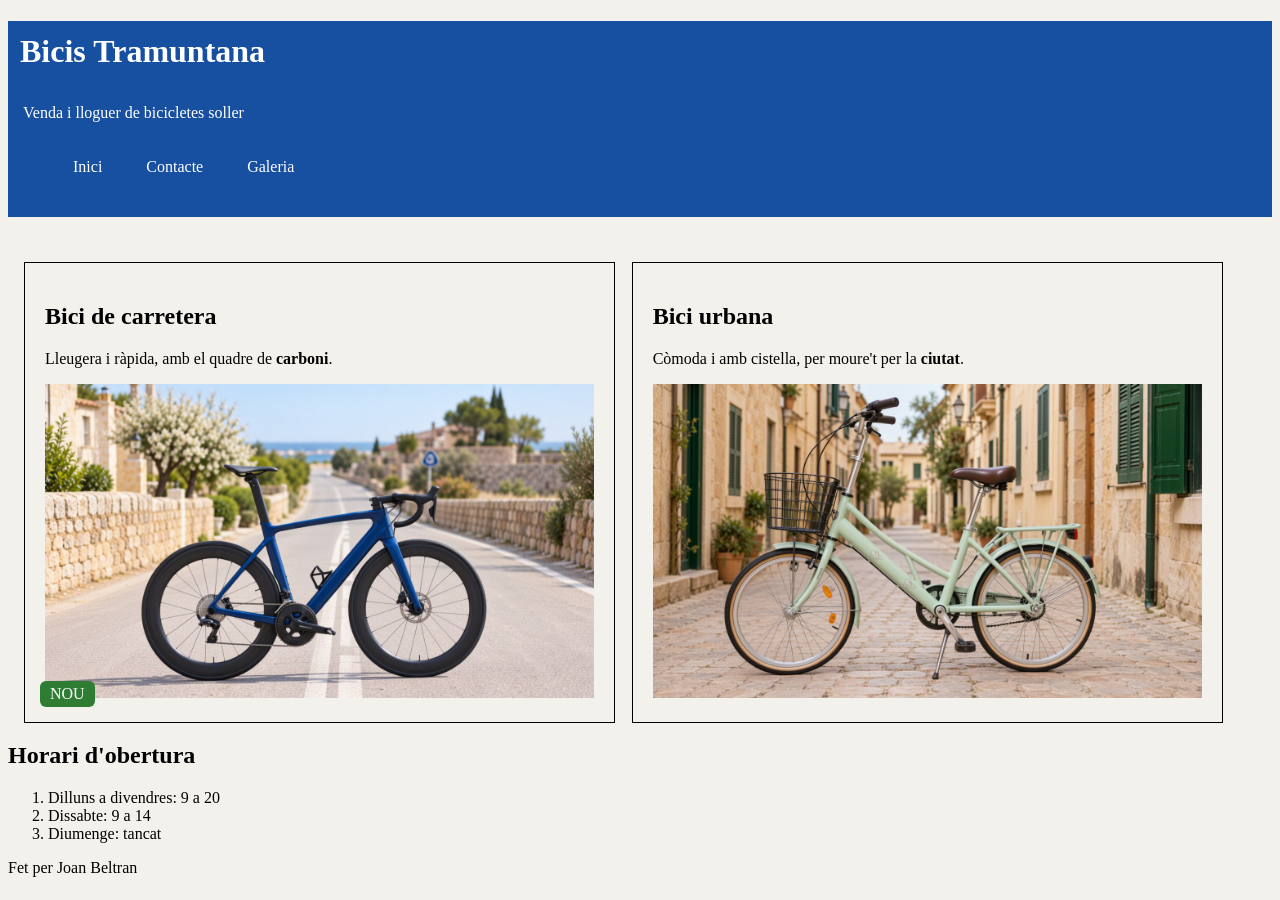
<file: index.html>
<!DOCTYPE html>
<html lang="ca">

<head>
    <meta charset="UTF-8">
    <meta name="viewport" content="width=device-width, initial-scale=1.0">
    <title>Bicis tramuntana</title>
    <link rel="stylesheet" href="css/estils.css">
</head>

<body>
    <header>
        <h1>Bicis Tramuntana</h1>
        <div class="Slogan">Venda i lloguer de bicicletes soller</div>
        <nav>
            <ul>
                <li><a href="index.html">Inici</a></li>
                <li><a href="contacte.html">Contacte</a></li>
                <li><a href="galeria.html">Galeria</a></li>
            </ul>
        </nav>
    </header>
    <main>
        <article>
            <h2>Bici de carretera</h2>
            <p>Lleugera i ràpida, amb el quadre de <strong>carboni</strong>.</p>
            <img src="img/carretera.jpg" alt="Bicicleta de carretera blava en una carretera de pagès">
            <span class="nou">Nou</span>
        </article>
        <article>
            <h2>Bici urbana</h2>
            <p>Còmoda i amb cistella, per moure't per la <strong>ciutat</strong>.</p>
            <img src="img/urbana.jpg" alt="Bicicleta urbana verda en un carrer empedrat">
        </article>
    </main>
    <footer>
        <h2>Horari d'obertura</h2>
        <ol>
            <li>Dilluns a divendres: 9 a 20</li>
            <li>Dissabte: 9 a 14</li>
            <li>Diumenge: tancat</li>
        </ol>
        <p>Fet per Joan Beltran</p>
    </footer>
</body>

</html>
</file>
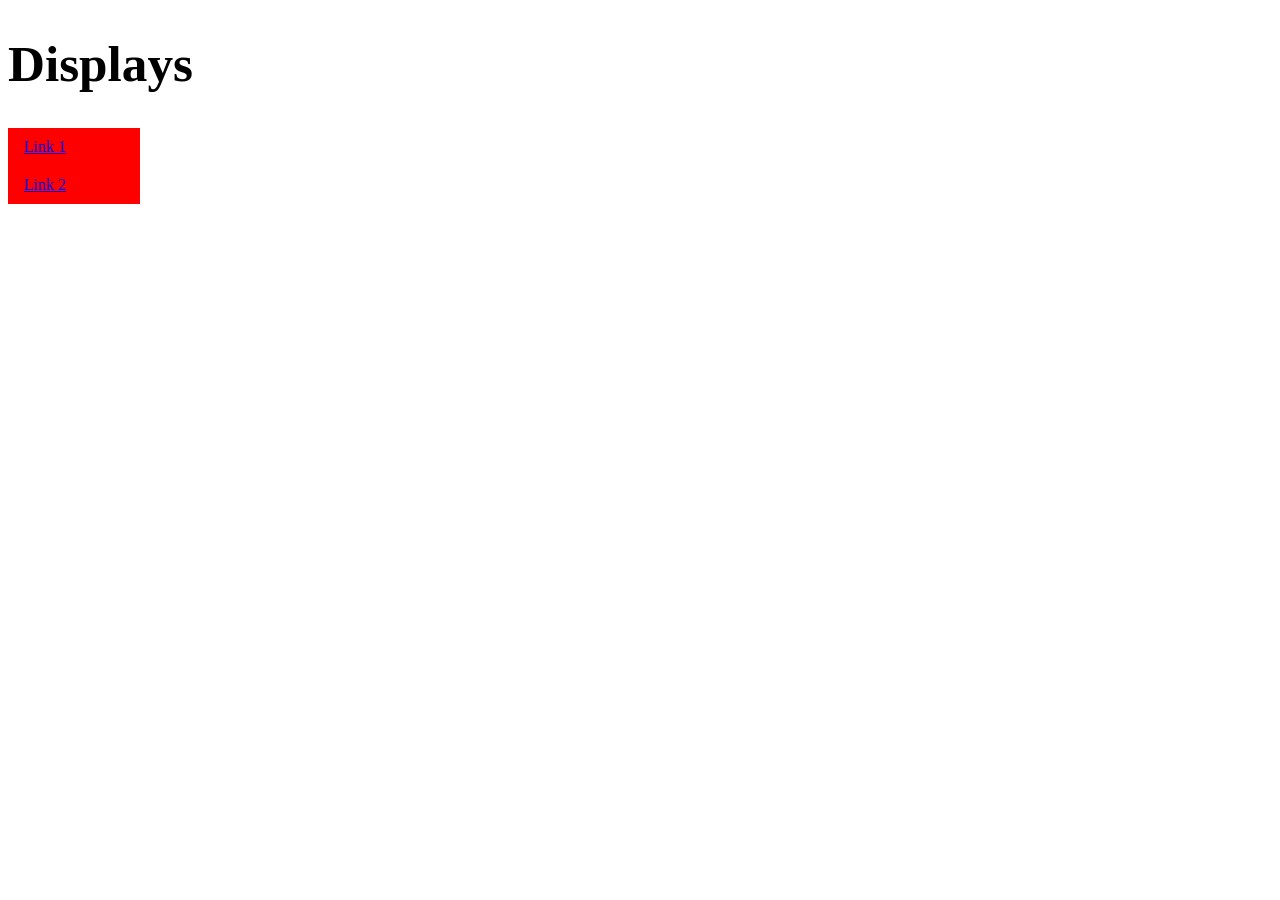
<file: test/index.html>
<!DOCTYPE html>
<html lang="en">

<head>
    <meta charset="UTF-8">
    <meta name="viewport" content="width=device-width, initial-scale=1.0">
    <title>Document</title>
    <link rel="stylesheet" href="stilo.css">
</head>

<body>
    <h1>Displays</h1>
    <nav>
        <ul>
            <li><a href="#">Link 1</a></li>
            <li><a href="#">Link 2</a></li>
        </ul>
    </nav>
</body>

</html>
</file>
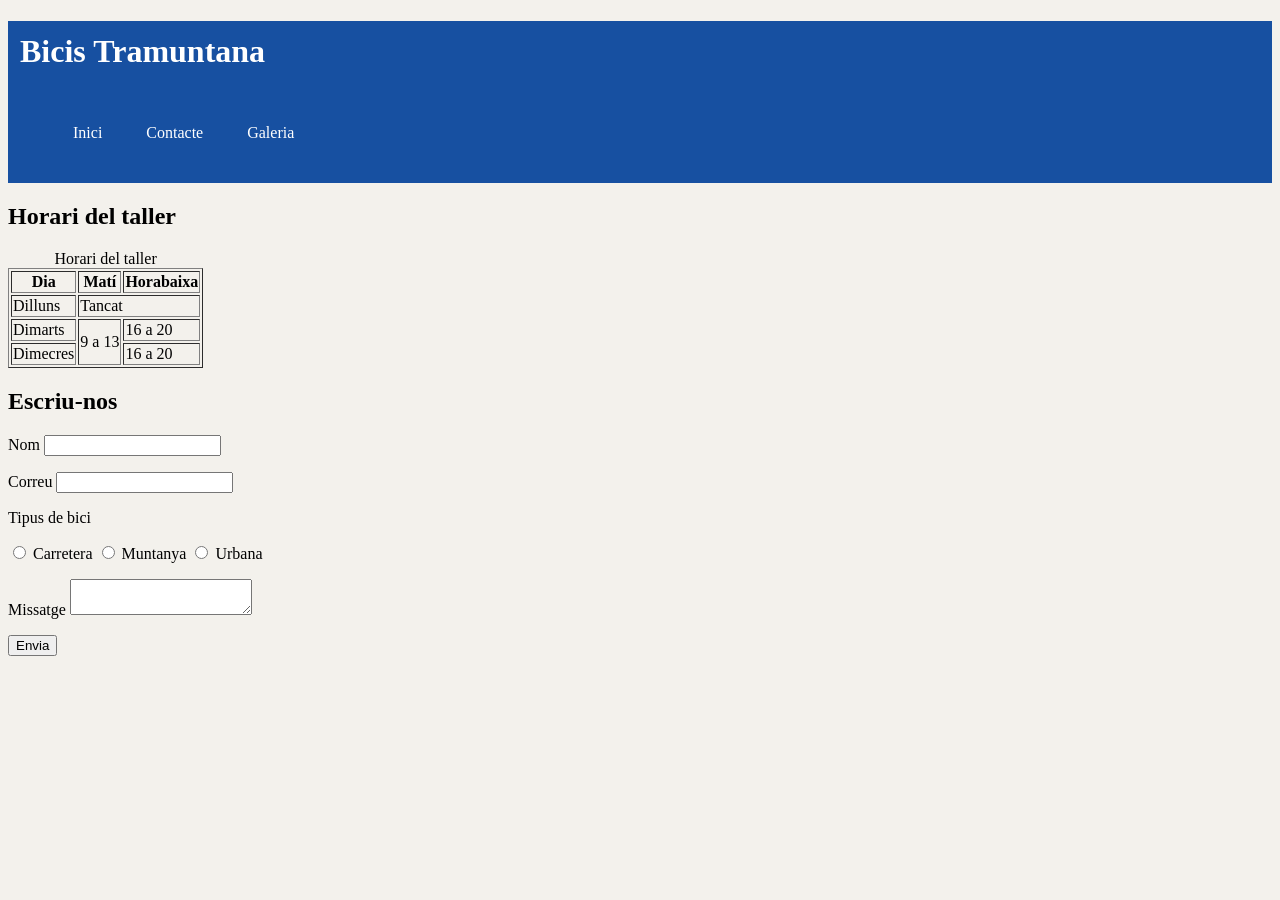
<file: contacte.html>
<!DOCTYPE html>
<html lang="ca">

<head>
    <meta charset="UTF-8">
    <meta name="viewport" content="width=device-width, initial-scale=1.0">
    <title>Bicis tramuntana</title>
    <link rel="stylesheet" href="css/estils.css">
</head>

<body>
    <header>
        <h1>Bicis Tramuntana</h1>
        <nav>
            <ul>
                <li><a href="index.html">Inici</a></li>
                <li><a href="contacte.html">Contacte</a></li>
                <li><a href="galeria.html">Galeria</a></li>
            </ul>
        </nav>
    </header>
    <h2>Horari del taller</h2>
    <table border="1px">
        <caption>Horari del taller</caption>
        <tr>
            <th>Dia</th>
            <th>Matí</th>
            <th>Horabaixa</th>
        </tr>
        <tr>
            <td>Dilluns</td>
            <td colspan="2">Tancat</td>
        </tr>
        <tr>
            <td>Dimarts</td>
            <td rowspan="2">9 a 13</td>
            <td>16 a 20</td>
        </tr>
        <tr>
            <td>Dimecres</td>
            <td>16 a 20</td>
        </tr>
    </table>
    <h2>Escriu-nos</h2>
    <form action="contacte.php" method="post">
        <p>
            <label for="nom">Nom</label>
            <input type="text" id="nom" name="nom" required>
        </p>
        <p>
            <label for="correu">Correu</label>
            <input type="email" id="correu" name="correu" required>
        </p>
        <p>Tipus de bici</p>
        <p>
            <input type="radio" id="carretera" name="bici" value="carretera">
            <label for="carretera">Carretera</label>
            <input type="radio" id="muntanya" name="bici" value="muntanya">
            <label for="muntanya">Muntanya</label>
            <input type="radio" id="urbana" name="bici" value="urbana">
            <label for="urbana">Urbana</label>
        </p>
        <p>
            <label for="missatge">Missatge</label>
            <textarea id="missatge" name="missatge"></textarea>
        </p>
        <button type="submit">Envia</button>
    </form>
</body>
</file>
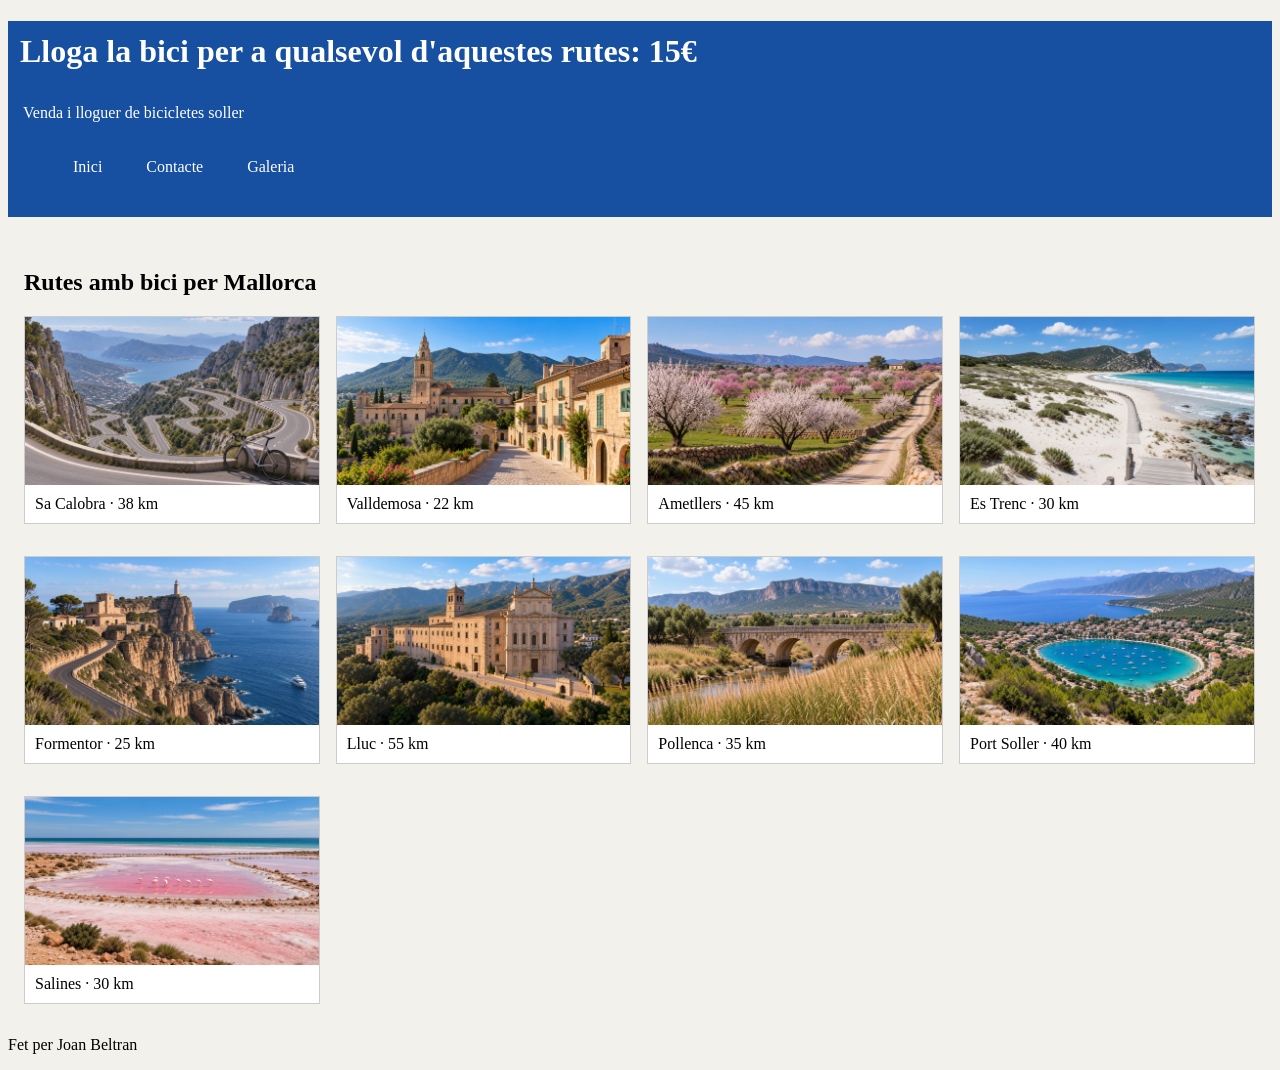
<file: galeria.html>
<!DOCTYPE html>
<html lang="ca">

<head>
    <meta charset="UTF-8">
    <meta name="viewport" content="width=device-width, initial-scale=1.0">
    <title>Bicis tramuntana</title>
    <link rel="stylesheet" href="css/estils.css">
    <link rel="stylesheet" href="css/galeria.css">
    <link rel="stylesheet" href="css/galeria-flex.css">
</head>

<body>
    <header>
        <h1 >Lloga la bici per a qualsevol d'aquestes rutes: 15€</h1>
        <div class="Slogan">Venda i lloguer de bicicletes soller</div>
        <nav>
            <ul>
                <li><a href="index.html">Inici</a></li>
                <li><a href="contacte.html">Contacte</a></li>
                <li><a href="galeria.html">Galeria</a></li>
            </ul>
        </nav>
    </header>
    <main>
        <h2>Rutes amb bici per Mallorca</h2>
        <div class="galeria">
            <figure>
                <img src="img/sa_calobra.jpg" alt="Carretera de revolts entre penya-segats de la serra de Tramuntana">
                <figcaption>Sa Calobra <span class="km">· 38 km</span></figcaption>
            </figure>
            <figure>
                <img src="img/valldemossa.jpg" alt="Un poble de conte">
                <figcaption>Valldemosa <span class="km">· 22 km</span></figcaption>
            </figure>
            <figure>
                <img src="img/ametllers.jpg" alt="ruta de paisatges plens de flors i de contrastos">
                <figcaption>Ametllers <span class="km">· 45 km</span></figcaption>
            </figure><figure>
                <img src="img/es_trenc.jpg" alt=" platges de sorra blanca i aigues cristalines">
                <figcaption>Es Trenc <span class="km">· 30 km</span></figcaption>
            </figure><figure>
                <img src="img/formentor.jpg" alt="ruta de paisatges de platges i penya-segats">
                <figcaption>Formentor <span class="km">· 25 km</span></figcaption>
            </figure><figure>
                <img src="img/lluc.jpg" alt="Un santurari amb un entorn natural de gran bellesa">
                <figcaption>Lluc <span class="km">· 55 km</span></figcaption>
            </figure>
            <figure>
                <img src="img/pollenca.jpg" alt="ruta de platges i plans">
                <figcaption>Pollenca <span class="km">· 35 km</span></figcaption>
            </figure>
             <figure>
                <img src="img/port_soller.jpg" alt="avalls i ports ben amagats">
                <figcaption>Port Soller <span class="km">· 40 km</span></figcaption>
            </figure>
             <figure>
                <img src="img/salines.jpg" alt="La fabrica de sal de Mallorca i platges de sorra blanca">
                <figcaption>Salines <span class="km">· 30 km</span></figcaption>
            </figure>
        </div>
    </main>


    <footer>
        <p>Fet per Joan Beltran</p>
    </footer>
</body>

</html>
</file>
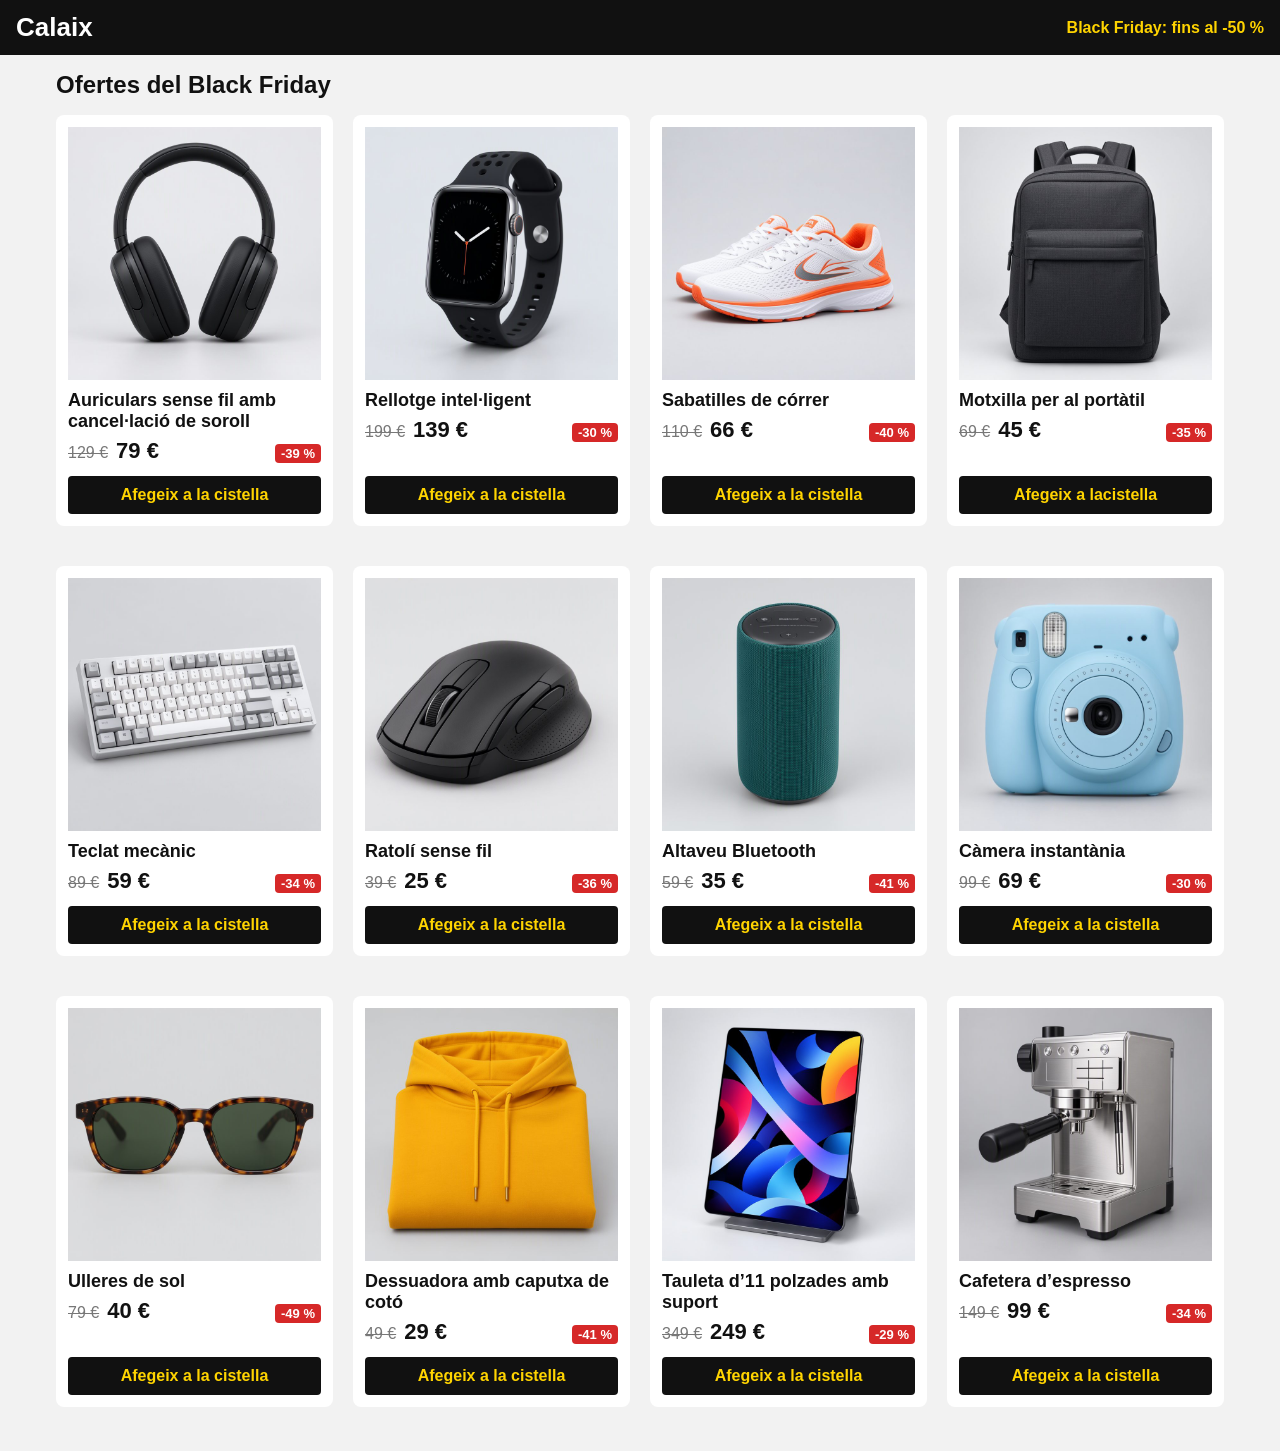
<file: blackfriday/flex.html>
<!DOCTYPE html>
<html lang="ca">

<head>
    <meta charset="utf-8">
    <meta name="viewport" content="width=device-width,
initial-scale=1">
    <title>Black Friday · Calaix (Flexbox)</title>
    <link rel="stylesheet" href="css/flex.css">
</head>

<body>
    <header>
        <p class="logo">Calaix</p>
        <p class="oferta">Black Friday: fins al -50 %</p>
    </header>
    <main>
        <h1>Ofertes del Black Friday</h1>
        <div class="productes">
            <article class="producte">
                <img src="img/auriculars.jpg" alt="Auriculars negres de diadema">
                <h2>Auriculars sense fil amb cancel·lació de
                    soroll</h2>
                <p class="preus">
                    <del>129 €</del> <strong>79 €</strong> <span class="descompte">-39 %</span>
                </p>
                <a class="boto" href="#">Afegeix a la
                    cistella</a>
            </article>
            <article class="producte">
                <img src="img/rellotge.jpg" alt="Rellotge intel·ligent amb corretja negra">
                <h2>Rellotge intel·ligent</h2>
                <p class="preus">
                    <del>199 €</del> <strong>139 €</strong> <span class="descompte">-30 %</span>
                </p>
                <a class="boto" href="#">Afegeix a la
                    cistella</a>
            </article>
            <article class="producte">
                <img src="img/sabatilles.jpg" alt="Sabatilles blanques i taronges">
                <h2>Sabatilles de córrer</h2>
                <p class="preus">
                    <del>110 €</del> <strong>66 €</strong> <span class="descompte">-40 %</span>
                </p>
                <a class="boto" href="#">Afegeix a la
                    cistella</a>
            </article>
            <article class="producte">
                <img src="img/motxilla.jpg" alt="Motxilla gris fosc">
                <h2>Motxilla per al portàtil</h2>
                <p class="preus">
                    <del>69 €</del> <strong>45 €</strong> <span class="descompte">-35 %</span>
                </p>
                <a class="boto" href="#">Afegeix a lacistella</a>
            </article>
            <article class="producte">
                <img src="img/teclat.jpg" alt="Teclat mecànic de tecles blanques">
                <h2>Teclat mecànic</h2>
                <p class="preus">
                    <del>89 €</del> <strong>59 €</strong> <span class="descompte">-34 %</span>
                </p>
                <a class="boto" href="#">Afegeix a la
                    cistella</a>
            </article>
            <article class="producte">
                <img src="img/ratoli.jpg" alt="Ratolí ergonòmic de color grafit">
                <h2>Ratolí sense fil</h2>
                <p class="preus">
                    <del>39 €</del> <strong>25 €</strong> <span class="descompte">-36 %</span>
                </p>
                <a class="boto" href="#">Afegeix a la
                    cistella</a>
            </article>
            <article class="producte">
                <img src="img/altaveu.jpg" alt="Altaveu cilíndric de tela verda">
                <h2>Altaveu Bluetooth</h2>
                <p class="preus">
                    <del>59 €</del> <strong>35 €</strong> <span class="descompte">-41 %</span>
                </p>
                <a class="boto" href="#">Afegeix a la
                    cistella</a>
            </article>
            <article class="producte">
                <img src="img/camera.jpg" alt="Càmera instantània blau cel">
                <h2>Càmera instantània</h2>
                <p class="preus">
                    <del>99 €</del> <strong>69 €</strong> <span class="descompte">-30 %</span>
                </p>
                <a class="boto" href="#">Afegeix a la
                    cistella</a>
            </article>
            <article class="producte">
                <img src="img/ulleres.jpg" alt="Ulleres de sol de carei">
                <h2>Ulleres de sol</h2>
                <p class="preus">
                    <del>79 €</del> <strong>40 €</strong> <span class="descompte">-49 %</span>
                </p>
                <a class="boto" href="#">Afegeix a la
                    cistella</a>
            </article>
            <article class="producte">
                <img src="img/dessuadora.jpg" alt="Dessuadora groga plegada">
                <h2>Dessuadora amb caputxa de cotó</h2>
                <p class="preus">
                    <del>49 €</del> <strong>29 €</strong> <span class="descompte">-41 %</span>
                </p>
                <a class="boto" href="#">Afegeix a la
                    cistella</a>
            </article>
            <article class="producte">
                <img src="img/tauleta.jpg" alt="Tauleta damunt d’un suport">
                <h2>Tauleta d’11 polzades amb suport</h2>
                <p class="preus">
                    <del>349 €</del> <strong>249 €</strong> <span class="descompte">-29 %</span>
                </p>
                <a class="boto" href="#">Afegeix a la
                    cistella</a>
            </article>
            <article class="producte">
                <img src="img/cafetera.jpg" alt="Cafetera d’espresso d’acer
inoxidable">
                <h2>Cafetera d’espresso</h2>
                <p class="preus">
                    <del>149 €</del> <strong>99 €</strong> <span class="descompte">-34 %</span>
                </p>
                <a class="boto" href="#">Afegeix a la
                    cistella</a>
            </article>
        </div>
    </main>
</body>

</html>
</file>
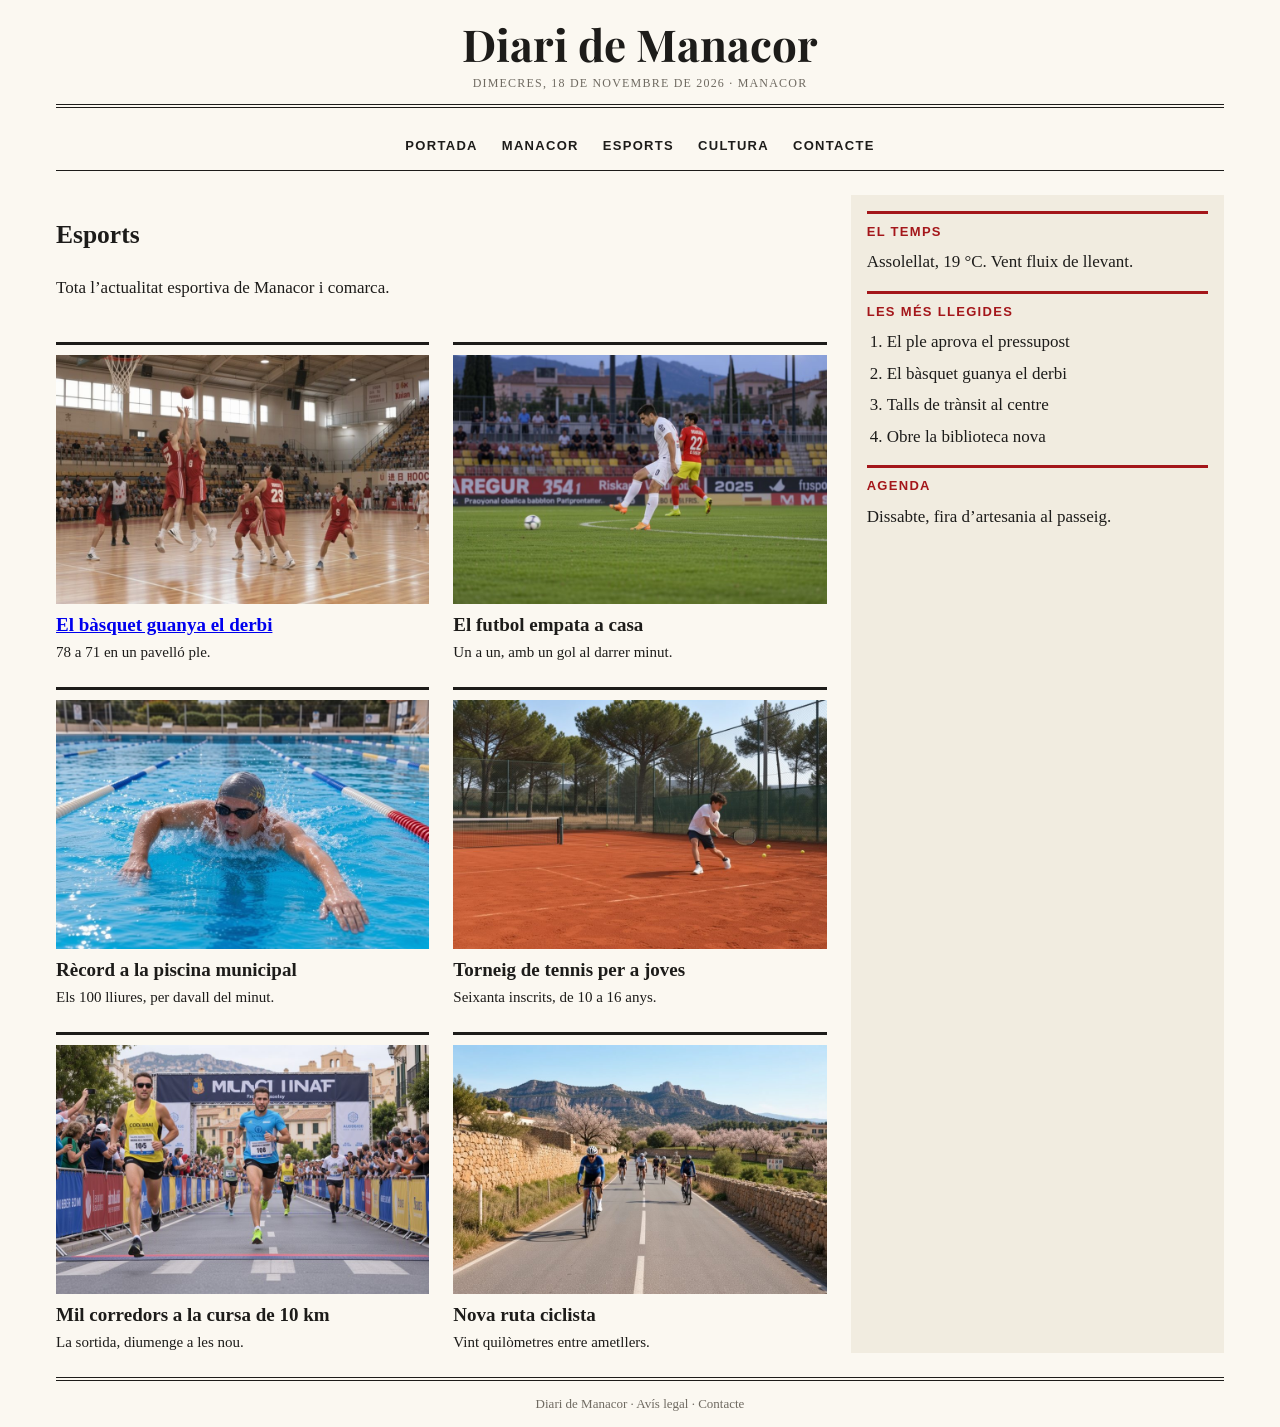
<file: diari_grid/esports.html>
<!DOCTYPE html>
<html lang="ca">

<head>
    <meta charset="utf-8">
    <meta name="viewport" content="width=device-width,
initial-scale=1">
    <title>Esports · Diari de Manacor</title>
    <link rel="stylesheet" href="https://fonts.googleapis.com/css2?
family=Playfair+Display:wght@700&display=swap">
    <link rel="stylesheet" href="css/portada.css">
</head>

<body>
    <div class="pagina pagina-seccio">
        <header class="capcalera">
            <h1>Diari de Manacor</h1>
            <p class="data">Dimecres, 18 de novembre de 2026
                · Manacor</p>
        </header>
        <nav class="menu">
            <ul>
                <li><a href="portada.html">Portada</a></li>
                <li><a href="#">Manacor</a></li>
                <li><a href="esports.html">Esports</a></li>
                <li><a href="#">Cultura</a></li>
                <li><a href="#">Contacte</a></li>
            </ul>
        </nav>
        <div class="titol-seccio">
            <h2>Esports</h2>
            <p>Tota l’actualitat esportiva de Manacor i
                comarca.</p>
        </div>
        <section class="noticies">
            <article class="noticia">
                <img src="img/basquet.jpg" alt="Jugadors de vermell saltant per
agafar la pilota">
                <h3><a href="noticia.html">El bàsquet guanya el
                        derbi</a></h3>
                <p>78 a 71 en un pavelló ple.</p>
            </article>
            <article class="noticia">
                <img src="img/futbol.jpg" alt="Un jugador de blanc a punt de xutar
la pilota">
                <h3>El futbol empata a casa</h3>

                <p>Un a un, amb un gol al darrer minut.</p>
            </article>
            <article class="noticia">
                <img src="img/natacio.jpg" alt="Un nedador a la piscina municipal">
                <h3>Rècord a la piscina municipal</h3>
                <p>Els 100 lliures, per davall del minut.</p>
            </article>
            <article class="noticia">
                <img src="img/tennis.jpg" alt="Un jugador de tennis a una pista de
terra batuda">
                <h3>Torneig de tennis per a joves</h3>
                <p>Seixanta inscrits, de 10 a 16 anys.</p>
            </article>
            <article class="noticia">
                <img src="img/atletisme.jpg" alt="Corredors arribant a la meta d’una
cursa popular">
                <h3>Mil corredors a la cursa de 10 km</h3>
                <p>La sortida, diumenge a les nou.</p>
            </article>
            <article class="noticia">
                <img src="img/bici.jpg" alt="Ciclistes per un camí entre parets
seques i ametllers">
                <h3>Nova ruta ciclista</h3>
                <p>Vint quilòmetres entre ametllers.</p>
            </article>
        </section>
        <aside class="lateral">
            <h2>El temps</h2>
            <p>Assolellat, 19 °C. Vent fluix de llevant.</p>
            <h2>Les més llegides</h2>
            <ol>
                <li>El ple aprova el pressupost</li>
                <li>El bàsquet guanya el derbi</li>
                <li>Talls de trànsit al centre</li>
                <li>Obre la biblioteca nova</li>
            </ol>
            <h2>Agenda</h2>
            <p>Dissabte, fira d’artesania al passeig.</p>
        </aside>
        <footer class="peu">
            <p>Diari de Manacor · Avís legal · Contacte</p>
        </footer>
    </div>

</body>

</html>
</file>
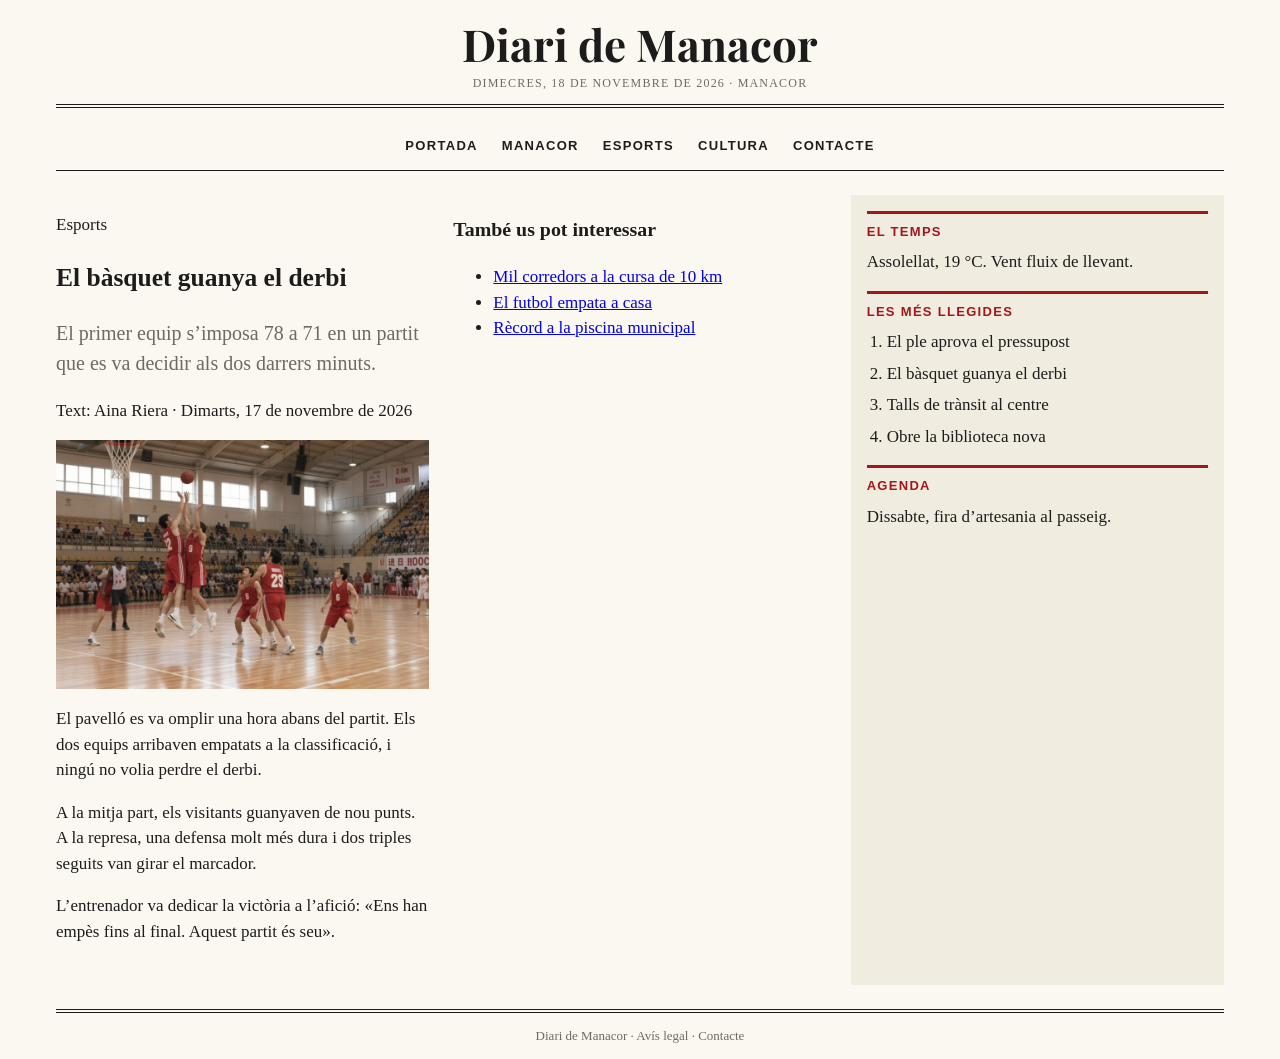
<file: diari_grid/noticia.html>
<!DOCTYPE html>
<html lang="ca">

<head>
    <meta charset="utf-8">
    <meta name="viewport" content="width=device-width,
initial-scale=1">
    <title>El bàsquet guanya el derbi · Diari de
        Manacor</title>
    <link rel="stylesheet" href="https://fonts.googleapis.com/css2?
family=Playfair+Display:wght@700&display=swap">
    <link rel="stylesheet" href="css/portada.css">
</head>

<body>
    <div class="pagina pagina-noticia">
        <header class="capcalera">
            <h1>Diari de Manacor</h1>
            <p class="data">Dimecres, 18 de novembre de 2026
                · Manacor</p>
        </header>
        <nav class="menu">
            <ul>
                <li><a href="portada.html">Portada</a></li>
                <li><a href="#">Manacor</a></li>
                <li><a href="esports.html">Esports</a></li>
                <li><a href="#">Cultura</a></li>
                <li><a href="#">Contacte</a></li>
            </ul>
        </nav>

        <article class="sencera">
            <p class="categoria">Esports</p>
            <h2>El bàsquet guanya el derbi</h2>
            <p class="entradeta">El primer equip s’imposa 78
                a 71 en un partit que es va decidir als dos darrers
                minuts.</p>
            <p class="autor">Text: Aina Riera · Dimarts, 17
                de novembre de 2026</p>
            <img src="img/basquet.jpg" alt="Jugadors de vermell saltant per agafar
la pilota">
            <p>El pavelló es va omplir una hora abans del
                partit. Els dos equips arribaven empatats a la
                classificació, i ningú no volia perdre el derbi.
            </p>
            <p>A la mitja part, els visitants guanyaven de
                nou punts. A la represa, una defensa molt més dura
                i dos triples seguits van girar el marcador.</p>
            <p>L’entrenador va dedicar la victòria a
                l’afició: «Ens han empès fins al final. Aquest
                partit és seu».</p>
        </article>
        <section class="relacionades">
            <h3>També us pot interessar</h3>
            <ul>
                <li><a href="esports.html">Mil corredors a la
                        cursa de 10 km</a></li>
                <li><a href="esports.html">El futbol empata a

                        casa</a></li>
                <li><a href="esports.html">Rècord a la piscina
                        municipal</a></li>
            </ul>
        </section>
        <aside class="lateral">
            <h2>El temps</h2>
            <p>Assolellat, 19 °C. Vent fluix de llevant.</p>
            <h2>Les més llegides</h2>
            <ol>
                <li>El ple aprova el pressupost</li>
                <li>El bàsquet guanya el derbi</li>

                <li>Talls de trànsit al centre</li>
                <li>Obre la biblioteca nova</li>
            </ol>
            <h2>Agenda</h2>
            <p>Dissabte, fira d’artesania al passeig.</p>
        </aside>
        <footer class="peu">
            <p>Diari de Manacor · Avís legal · Contacte</p>
        </footer>
    </div>
</body>

</html>
</file>
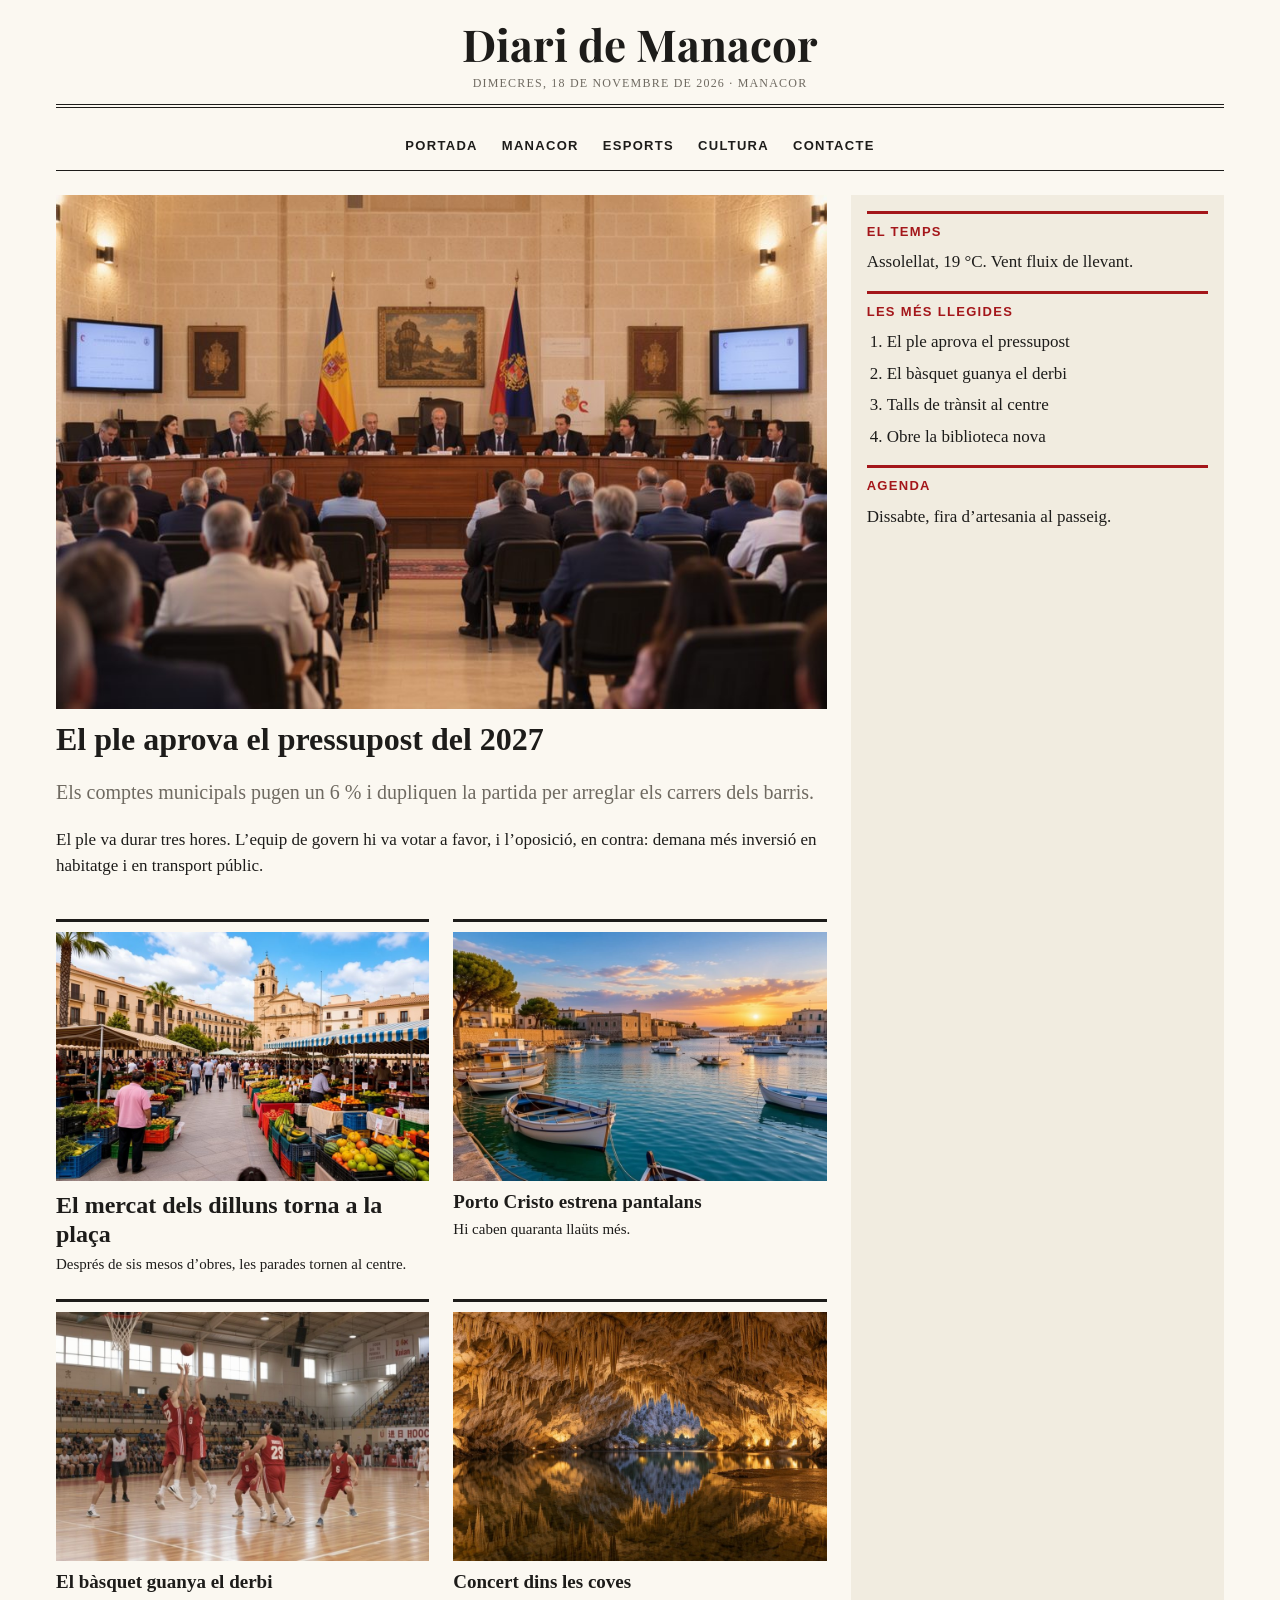
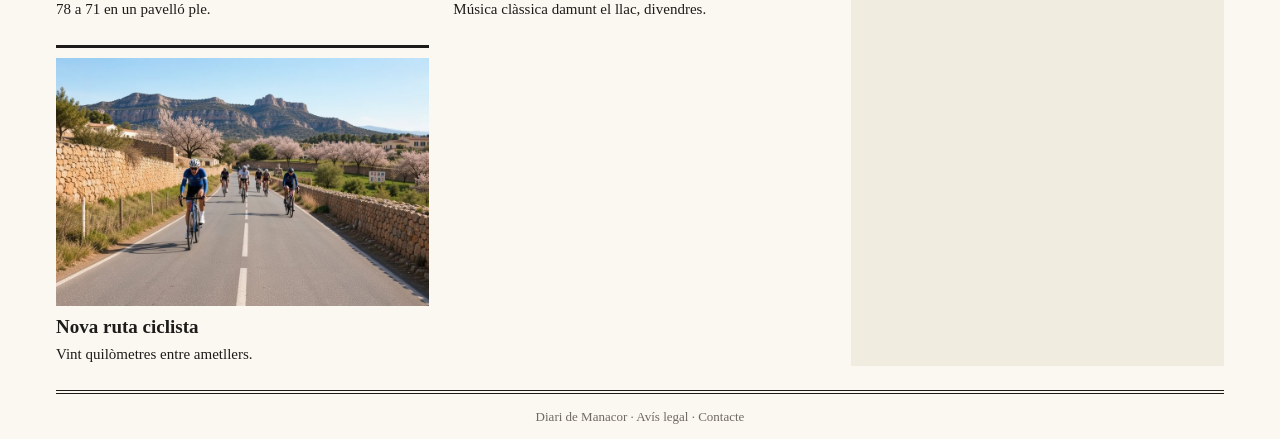
<file: diari_grid/portada.html>
<!DOCTYPE html>
<html lang="ca">

<head>
    <meta charset="utf-8">
    <meta name="viewport" content="width=device-width,
initial-scale=1">
    <title>Diari de Manacor · Portada</title>
    <link rel="stylesheet" href="https://fonts.googleapis.com/css2?
family=Playfair+Display:wght@700&display=swap">
    <link rel="stylesheet" href="css/portada.css">
</head>

<body>
    <div class="pagina">
        <header class="capcalera">
            <h1>Diari de Manacor</h1>
            <p class="data">Dimecres, 18 de novembre de 2026
                · Manacor</p>
        </header>
        <nav class="menu">
            <ul>
                <li><a href="portada.html">Portada</a></li>
                <li><a href="#">Manacor</a></li>
                <li><a href="esports.html">Esports</a></li>
                <li><a href="#">Cultura</a></li>
                <li><a href="#">Contacte</a></li>
            </ul>
        </nav>
        <article class="principal">
            <img src="img/ple.jpg" alt="Els regidors asseguts a la taula del
ple">
            <h2>El ple aprova el pressupost del 2027</h2>
            <p class="entradeta">Els comptes municipals
                pugen un 6 % i dupliquen la partida per arreglar
                els carrers dels barris.</p>
            <p>El ple va durar tres hores. L’equip de govern
                hi va votar a favor, i l’oposició, en contra:
                demana més inversió en habitatge i en transport
                públic.</p>
        </article>
        <section class="noticies">
            <article class="noticia destacada">
                <img src="img/mercat.jpg" alt="Parades de fruita a la plaça, amb
l’església al fons">
                <h3>El mercat dels dilluns torna a la
                    plaça</h3>
                <p>Després de sis mesos d’obres, les parades
                    tornen al centre.</p>
            </article>
            <article class="noticia">
                <img src="img/port.jpg" alt="Llaüts amarrats al port a primera
hora">
                <h3>Porto Cristo estrena pantalans</h3>
                <p>Hi caben quaranta llaüts més.</p>
            </article>
            <article class="noticia">
                <img src="img/basquet.jpg" alt="Jugadors de vermell saltant per
agafar la pilota">
                <h3>El bàsquet guanya el derbi</h3>
                <p>78 a 71 en un pavelló ple.</p>
            </article>
            <article class="noticia">
                <img src="img/coves.jpg" alt="Estalactites reflectides al llac
d’una cova">
                <h3>Concert dins les coves</h3>
                <p>Música clàssica damunt el llac, divendres.
                </p>
            </article>
            <article class="noticia">
                <img src="img/bici.jpg" alt="Ciclistes per un camí entre parets
seques i ametllers">
                <h3>Nova ruta ciclista</h3>
                <p>Vint quilòmetres entre ametllers.</p>
            </article>
        </section>
        <aside class="lateral">
            <h2>El temps</h2>
            <p>Assolellat, 19 °C. Vent fluix de llevant.</p>
            <h2>Les més llegides</h2>
            <ol>
                <li>El ple aprova el pressupost</li>
                <li>El bàsquet guanya el derbi</li>
                <li>Talls de trànsit al centre</li>
                <li>Obre la biblioteca nova</li>
            </ol>
            <h2>Agenda</h2>
            <p>Dissabte, fira d’artesania al passeig.</p>
        </aside>
        <footer class="peu">
            <p>Diari de Manacor · Avís legal · Contacte</p>
        </footer>
    </div>
</body>

</html>
</file>
<file: css/estils.css>
html {
    box-sizing: border-box;
    font-size: 62.5%;
}

*,
*::before,
*::after {
    box-sizing: inherit;
}

body {
    font-size: 1.6rem;
}

:root {
    --principal: #1750a1;
    --fons: #f3f1ec;
}

body {
    background-color: var(--fons);
}

header {
    background-color: var(--principal);
    color: white;
}

h1 {
    font-size: 3.2rem;
    padding: 12px;
}

h2 {
    font-size: 2.4rem;
}

nav{
    padding: 0 5px 5px;
}

nav ul{
    list-style: none;
    
}

nav a {
    color: white;
    text-decoration: none;
}

article {
    width: 400px;
    padding: 20px;
    border: 1px solid black;
    margin-bottom: 20px;
}

article{
    position: relative;
    margin: 0 auto;
}

.Slogan{
    padding-left: 15px;
}

.nou{
    position: absolute;
    bottom: 15px;
    left: 15px;
    padding: 4px 10px;
    background-color: #2e7d32;
    color: white;
    text-transform: uppercase;
    border-radius: 6px;
}

article img{
    width: 100%;
}

main{
    padding: 20px 16px 0;
    margin-top: 1%;
}

.Slogan{
    display: none;
}

@media (min-width: 768px){
    .Slogan{
        display: block;
    }

    nav li{
        display: inline-block;
        padding: 20px;
    }

    article{
        display: inline-block;
        width: 48%;
        margin-top: 1%;
        margin-right: 1%;
    }
}
</file>
<file: test/stilo.css>
nav ul{
    list-style: none;
    margin: 0;
    padding: 0;
}

nav a{
    display: block;
    background-color: red;
    width: 100px;
    padding: 10px 16px;
}



@media (min-width: 768px){
        h1{
        font-size: 3.2rem;
    }
}
</file>
<file: css/galeria.css>
html {
  box-sizing: border-box;
  font-size: 62.5%;
}

*,
*::before,
*::after {
  box-sizing: border-box;
}

figure {
  margin: 0 0 16px;
  background-color: #fff;
  border: 1px solid #ccc;
}


/*.galeria{
  text-align: center;
  margin: 0 auto;
}*/


img {
  width: 100%;
  display: block;
}

figcaption {
  padding: 10px;
}

.km, .banner{
  display: none;
}


/*@media (min-width: 576px) {
  figure {
    display: inline-block;
    width: 48%;
    vertical-align: top;
  }
}*/

@media (min-width: 576px) {
  figure {
    width: calc((100% - 16px) / 2);
  }
}

@media (min-width: 768px) {
  .km {
    display: inline;
  }
}


/*@media (min-width: 992px) {
  figure {
    width: 31%;
  }
}*/

@media (min-width: 992px) {
  figure {
    width: calc((100% - 32px) / 3);
  }
}

@media (min-width: 1200px) {
  figure {
    display: inline-block;
    width: 24%;
  }
}
</file>
<file: css/galeria-flex.css>
.galeria {
    display: flex;
    flex-wrap: wrap;
    gap: 16px;
}
</file>
<file: blackfriday/css/flex.css>
/* Els dos trucs */
html {
    box-sizing: border-box;
    font-size: 62.5%;
}

*,
*::before,
*::after {
    box-sizing: inherit;
}

body {
    margin: 0;
    font-size: 1.6rem;
    font-family: Arial, Helvetica, sans-serif;
    background-color: #f2f2f2;
    color: #111;
   
}

header {
    padding: 12px 16px;
    background-color: #111;
    color: white;
    display: flex;
    justify-content: space-between;
    align-items: center;
}

header p {
    margin: 0;
}

.logo {
    font-size: 2.6rem;
    font-weight: bold;
}

.oferta {
    color: #ffd400;
    font-weight: bold;
}

main {
    max-width: 1200px;
    margin: 0 auto;
    padding: 0 16px 24px;
}

h1 {
    font-size: 2.4rem;
}

.productes {
    display: flex;
    flex-wrap: wrap;
    gap: 20px;
    width: 100%;
}



.producte {
    margin-bottom: 20px;
    padding: 12px;
    background-color: white;
    border-radius: 8px;
    display: flex;
    flex-direction: column;
    position: relative;
}


.producte img {
    display: block;
    width: 100%;
}

.producte h2 {
    margin: 10px 0 6px;
    font-size: 1.8rem;
}

.preus {
    margin: 0 0 12px;
    display: flex; gap: 8px;
    align-items: baseline;
}

.descompte {
margin-left: auto;
}

.preus del {
    color: #777;
}

.preus strong {
    font-size: 2.2rem;
}

.descompte {
    padding: 2px 6px;
    border-radius: 4px;
    background-color: #d62828;
    color: white;
    font-size: 1.3rem;
    font-weight: bold;
}

.boto {
    padding: 10px;
    border-radius: 4px;
    background-color: #111;
    color: #ffd400;
    text-align: center;
    text-decoration: none;
    font-weight: bold;
    margin-top: auto;
}

/* A partir de 576 px: 2 per fila (1 forat) */
@media (min-width: 576px) {
    .producte {
        width: calc((100% - 20px) / 2);
    }
}

@media (min-width: 768px) {
    .producte {
        width: calc((100% - 40px) / 3);
    }
}

@media (min-width: 992px) {
    .producte {
        width: calc((100% - 60px) / 4);
    }
}
</file>
<file: diari_grid/css/portada.css>
/* Els dos trucs */
html {
    box-sizing: border-box;
    font-size: 62.5%;
}

*,
*::before,
*::after {
    box-sizing: inherit;
}

/* Els colors, en un sol lloc */
:root {
    --tinta: #1d1c1a;
    --paper: #fbf8f1;
    --gris: #6f6a61;
    --fons-lateral: #f1ece0;
    --vermell: #a4161a;
}

body {
    margin: 0;
    font-size: 1.7rem;
    line-height: 1.5;
    font-family: Georgia, 'Times New Roman',
        serif;
    background-color: var(--paper);
    color: var(--tinta);
}

img {
    display: block;
    width: 100%;
}

.pagina {
    max-width: 1200px;
    margin: 0 auto;
    padding: 0 16px;
}

/* La capçalera */
.capcalera {
    text-align: center;
    padding: 20px 0 12px;
    border-bottom: 4px double var(--tinta);
}

.capcalera h1 {
    margin: 0;
    font-family: 'Playfair Display', Georgia,
        serif;
    font-size: 4.4rem;
    line-height: 1.1;
}

.data {
    margin: 6px 0 0;
    font-size: 1.2rem;
    color: var(--gris);
    text-transform: uppercase;
    letter-spacing: 0.1em;
}

/* El menú: Flexbox, com a la 5.3 */
.menu {
    border-bottom: 1px solid var(--tinta);
}

.menu ul {
    display: flex;
    flex-wrap: wrap;
    justify-content: center;
    gap: 8px 24px;
    list-style: none;
    margin: 0;
    padding: 0 0 12px;
}

.menu a {
    color: var(--tinta);
    text-decoration: none;
    font-family: Arial, Helvetica, sans-serif;
    font-size: 1.3rem;
    font-weight: bold;
    text-transform: uppercase;
    letter-spacing: 0.1em;
}

/* La notícia principal */
.principal h2 {
    margin: 12px 0 8px;
    font-size: 3.2rem;
    line-height: 1.15;
}

.entradeta {
    font-size: 2rem;
    color: var(--gris);
}

/* Les notícies petites */
.noticia {
    border-top: 3px solid var(--tinta);
    padding-top: 10px;
}

.noticia h3 {
    margin: 10px 0 4px;
    font-size: 1.9rem;
    line-height: 1.2;
}

.noticia p {
    margin: 0;
    font-size: 1.5rem;
}

.destacada h3 {
    font-size: 2.4rem;
}

/* La columna lateral */
.lateral {
    padding: 0 16px 16px;
    background-color: var(--fons-lateral);
}

.lateral h2 {
    margin: 16px 0 8px;
    padding-top: 8px;
    border-top: 3px solid var(--vermell);
    font-family: Arial, Helvetica, sans-serif;
    font-size: 1.3rem;
    text-transform: uppercase;
    letter-spacing: 0.1em;
    color: var(--vermell);
}

.lateral p {
    margin: 0;
}

.lateral ol {
    margin: 0;
    padding-left: 20px;
}

.lateral li {
    margin-bottom: 6px;
}

/* El peu */
.peu {
    border-top: 4px double var(--tinta);
    text-align: center;
    font-size: 1.3rem;
    color: var(--gris);
}

.capcalera {
    grid-area: cap;
}

.menu {
    grid-area: menu;
}

.principal {
    grid-area: principal;
}

.noticies {
    grid-area: noticies;
}

.lateral {
    grid-area: lateral;
}

.peu {
    grid-area: peu;
}

.pagina {
    display: grid;
    grid-template-areas:
        "cap"
        "menu"
        "lateral"
        "principal"
        "noticies"
        "peu";
    gap: 24px;
}

.noticies {
    display: grid;
    gap: 24px;
}


@media (min-width: 768px) {
    .pagina {
        grid-template-columns: 2fr 1fr;
        grid-template-areas:
            "cap cap"
            "menu menu"
            "principal lateral"
            "noticies noticies"
            "peu peu";
    }
}


@media (min-width: 992px) {
    .pagina {
        grid-template-columns: 1fr 1fr 1fr;
        grid-template-areas:
            "cap cap cap"
            "menu menu menu"
            "principal principal lateral"
            "noticies noticies lateral"
            "peu peu peu";

        .noticies {
            grid-template-columns:
                repeat(2, 1fr);
        }
    }
}
</file>
